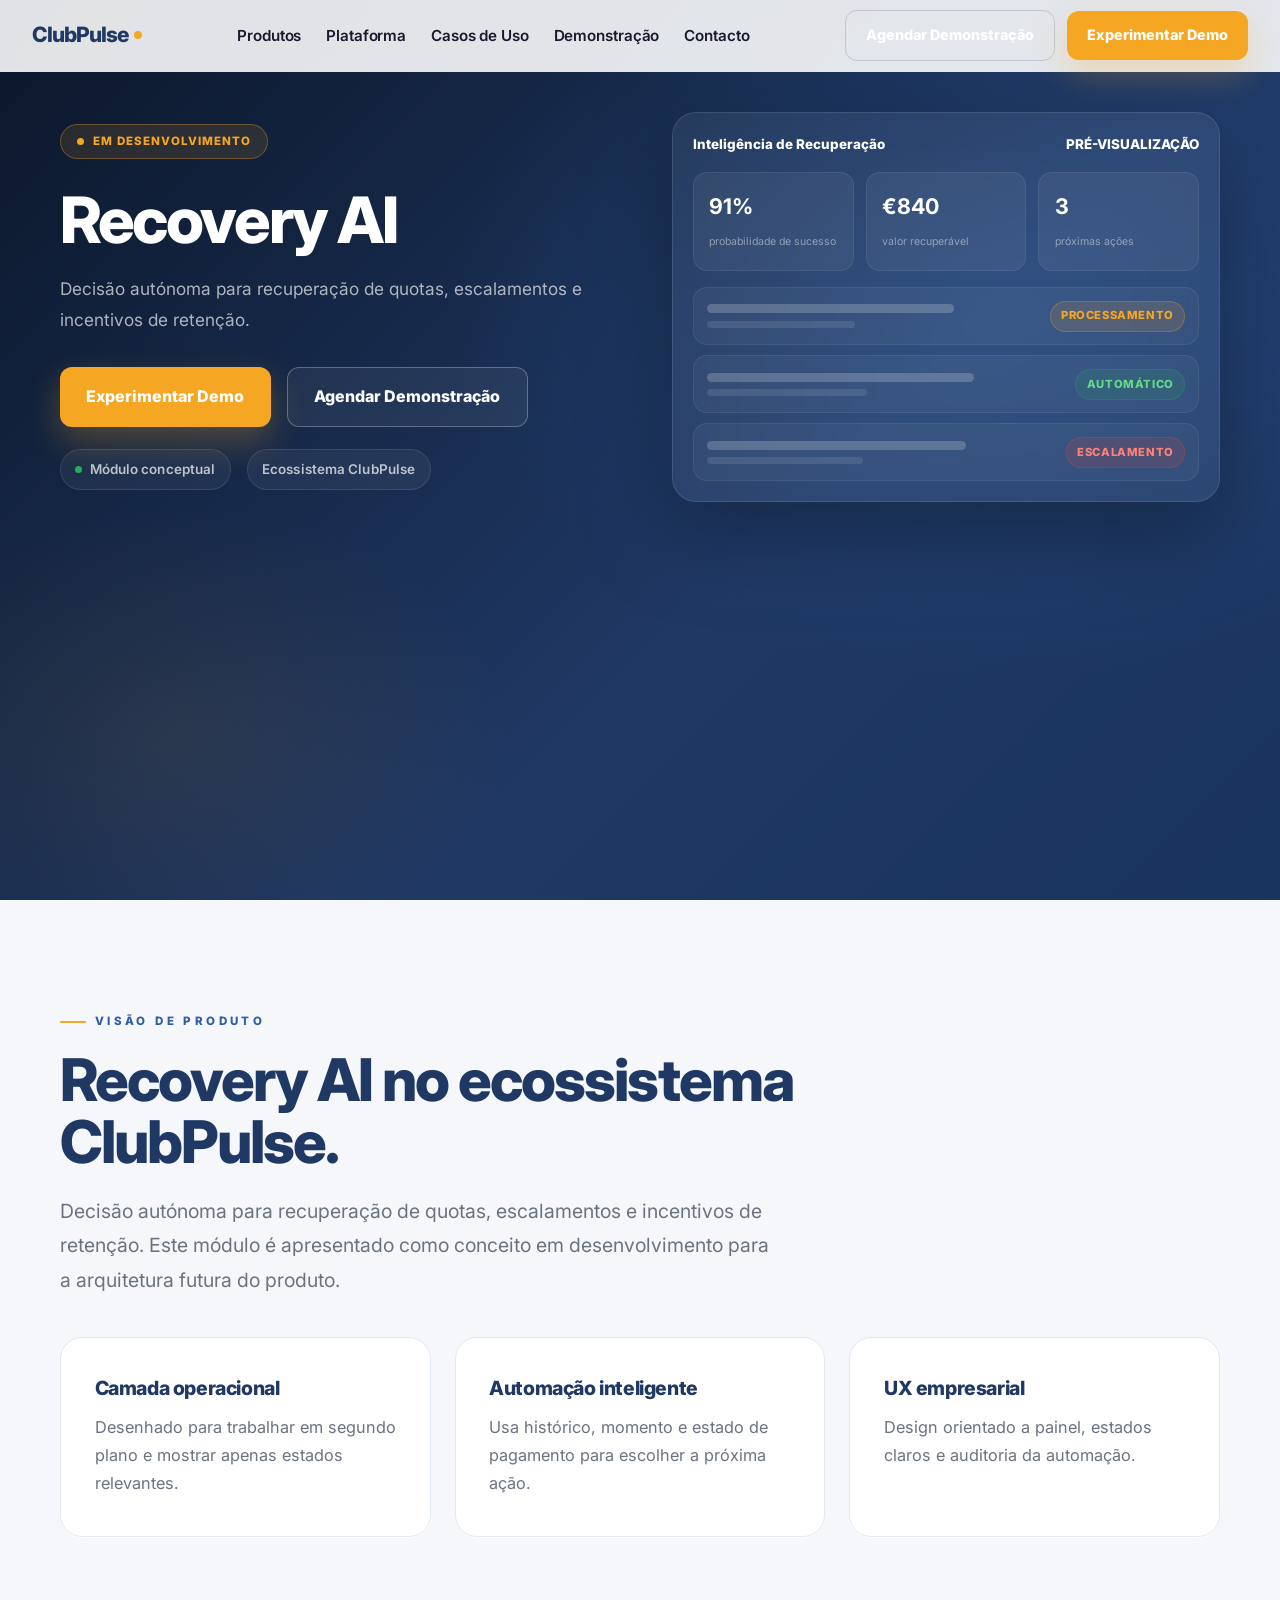
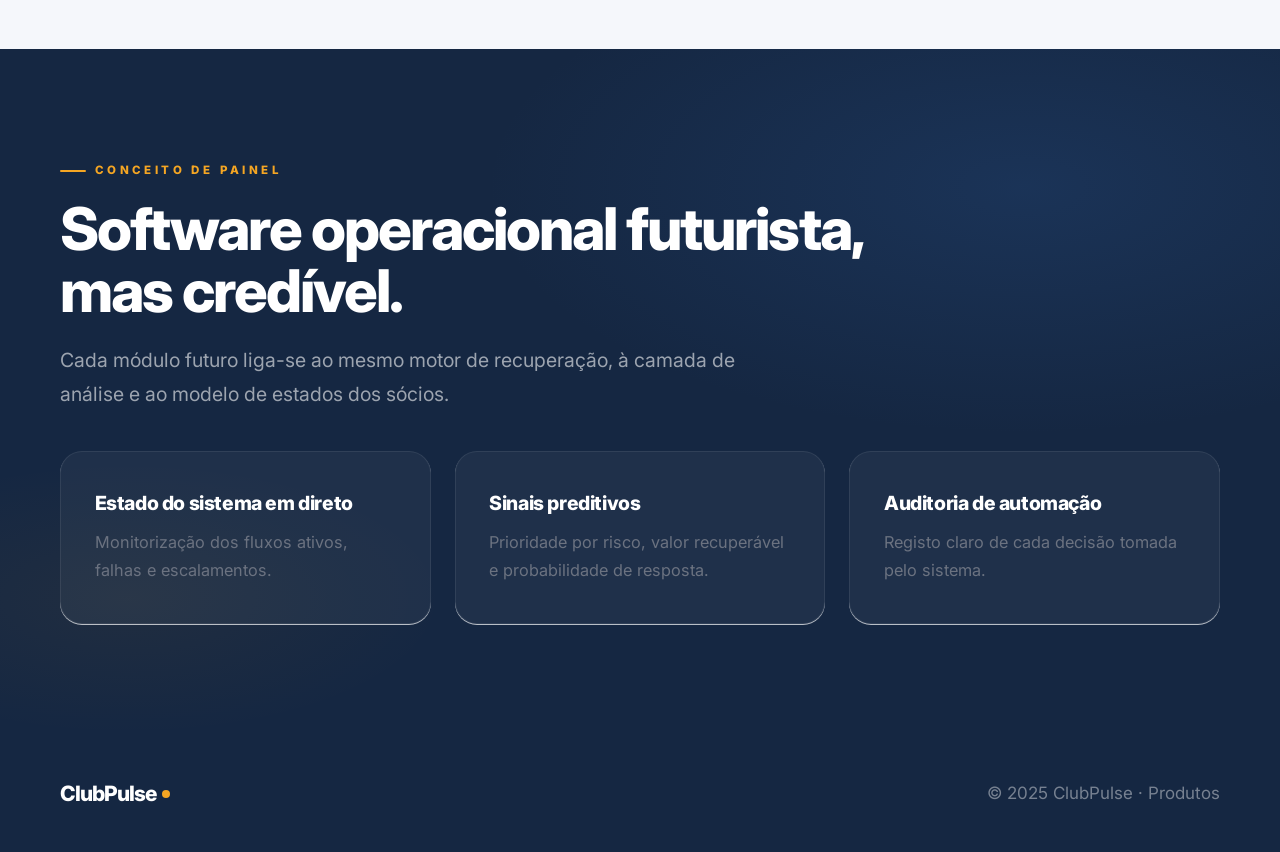
<file: product.html>
<!DOCTYPE html>
<html lang="pt-PT">
<head>
<meta charset="UTF-8">
<meta name="viewport" content="width=device-width, initial-scale=1.0">
<title>ClubPulse — Produtos</title>
<link rel="preconnect" href="https://fonts.googleapis.com">
<link rel="preconnect" href="https://fonts.gstatic.com" crossorigin>
<link href="https://fonts.googleapis.com/css2?family=Inter:wght@300;400;500;600;700;800&display=swap" rel="stylesheet">
<link rel="stylesheet" href="styles.css">
<script src="app.js" defer></script>
</head>
<body data-product-page="true">
<nav class="site-nav">
  <a class="logo" href="index.html">ClubPulse<span class="logo-dot"></span></a>
  <ul class="nav-links"><li><a href="index.html#produtos">Produtos</a></li><li><a href="index.html#plataforma">Plataforma</a></li><li><a href="index.html#casos">Casos de Uso</a></li><li><a href="demo.html">Demonstração</a></li><li><a href="index.html#contacto">Contacto</a></li></ul>
  <div class="nav-actions"><a class="btn btn-ghost" href="index.html#contacto">Agendar Demonstração</a><a class="btn btn-amber" href="demo.html">Experimentar Demo</a></div>
  <button class="hamburger" aria-label="Abrir menu"><span></span><span></span><span></span></button>
</nav>
<div class="mobile-menu"><a href="index.html#produtos">Produtos</a><a href="index.html#plataforma">Plataforma</a><a href="index.html#casos">Casos de Uso</a><a href="demo.html">Demonstração</a><a href="index.html#contacto">Contacto</a></div>
<main>
  <section class="product-hero">
    <div class="inner product-hero-grid">
      <div><div class="hero-badge">Em desenvolvimento</div><h1 id="productName">Recovery AI</h1><p id="productDesc">Decisão autónoma para recuperação de quotas, escalamentos e incentivos de retenção.</p><div class="hero-actions"><a class="btn btn-amber btn-lg" href="demo.html">Experimentar Demo</a><a class="btn btn-ghost-white btn-lg" href="index.html#contacto">Agendar Demonstração</a></div><div class="hero-trust"><span class="trust-pill"><span class="live-dot"></span>Módulo conceptual</span><span class="trust-pill">Ecossistema ClubPulse</span></div></div>
      <div class="mock"><div class="mock-top"><span id="mockTitle">Inteligência de Recuperação</span><span>PRÉ-VISUALIZAÇÃO</span></div><div class="mock-grid"><div class="mock-kpi"><strong>91%</strong><span>probabilidade de sucesso</span></div><div class="mock-kpi"><strong>€840</strong><span>valor recuperável</span></div><div class="mock-kpi"><strong>3</strong><span>próximas ações</span></div></div><div class="mock-row"><div><div class="mock-line"></div><div class="mock-sub"></div></div><span class="badge amber">PROCESSAMENTO</span></div><div class="mock-row"><div><div class="mock-line"></div><div class="mock-sub"></div></div><span class="badge green">AUTOMÁTICO</span></div><div class="mock-row"><div><div class="mock-line"></div><div class="mock-sub"></div></div><span class="badge red">ESCALAMENTO</span></div></div>
    </div>
  </section>
  <section><div class="inner"><div class="label">Visão de produto</div><h2 class="title" id="visionTitle">Recovery AI no ecossistema ClubPulse.</h2><p class="subtitle" id="visionCopy">Este módulo aprofunda a plataforma de recuperação autónoma com inteligência especializada para organizações desportivas.</p><div class="cards" style="margin-top:2.5rem"><div class="card"><div class="card-title">Camada operacional</div><p>Desenhado para trabalhar em segundo plano e mostrar apenas estados relevantes.</p></div><div class="card"><div class="card-title">Automação inteligente</div><p>Usa histórico, momento e estado de pagamento para escolher a próxima ação.</p></div><div class="card"><div class="card-title">UX empresarial</div><p>Design orientado a painel, estados claros e auditoria da automação.</p></div></div></div></section>
  <section class="dark-section"><div class="inner"><div class="label">Conceito de painel</div><h2 class="title">Software operacional futurista, mas credível.</h2><p class="subtitle">Cada módulo futuro liga-se ao mesmo motor de recuperação, à camada de análise e ao modelo de estados dos sócios.</p><div class="cards" style="margin-top:2.5rem"><div class="card" style="background:rgba(255,255,255,.045);border-color:rgba(255,255,255,.08)"><div class="card-title" style="color:#fff">Estado do sistema em direto</div><p>Monitorização dos fluxos ativos, falhas e escalamentos.</p></div><div class="card" style="background:rgba(255,255,255,.045);border-color:rgba(255,255,255,.08)"><div class="card-title" style="color:#fff">Sinais preditivos</div><p>Prioridade por risco, valor recuperável e probabilidade de resposta.</p></div><div class="card" style="background:rgba(255,255,255,.045);border-color:rgba(255,255,255,.08)"><div class="card-title" style="color:#fff">Auditoria de automação</div><p>Registo claro de cada decisão tomada pelo sistema.</p></div></div></div></section>
</main>
<footer class="site-footer"><div class="footer-inner"><a class="logo" href="index.html" style="color:#fff">ClubPulse<span class="logo-dot"></span></a><div>© 2025 ClubPulse · Produtos</div></div></footer>
</body>
</html>
</file>
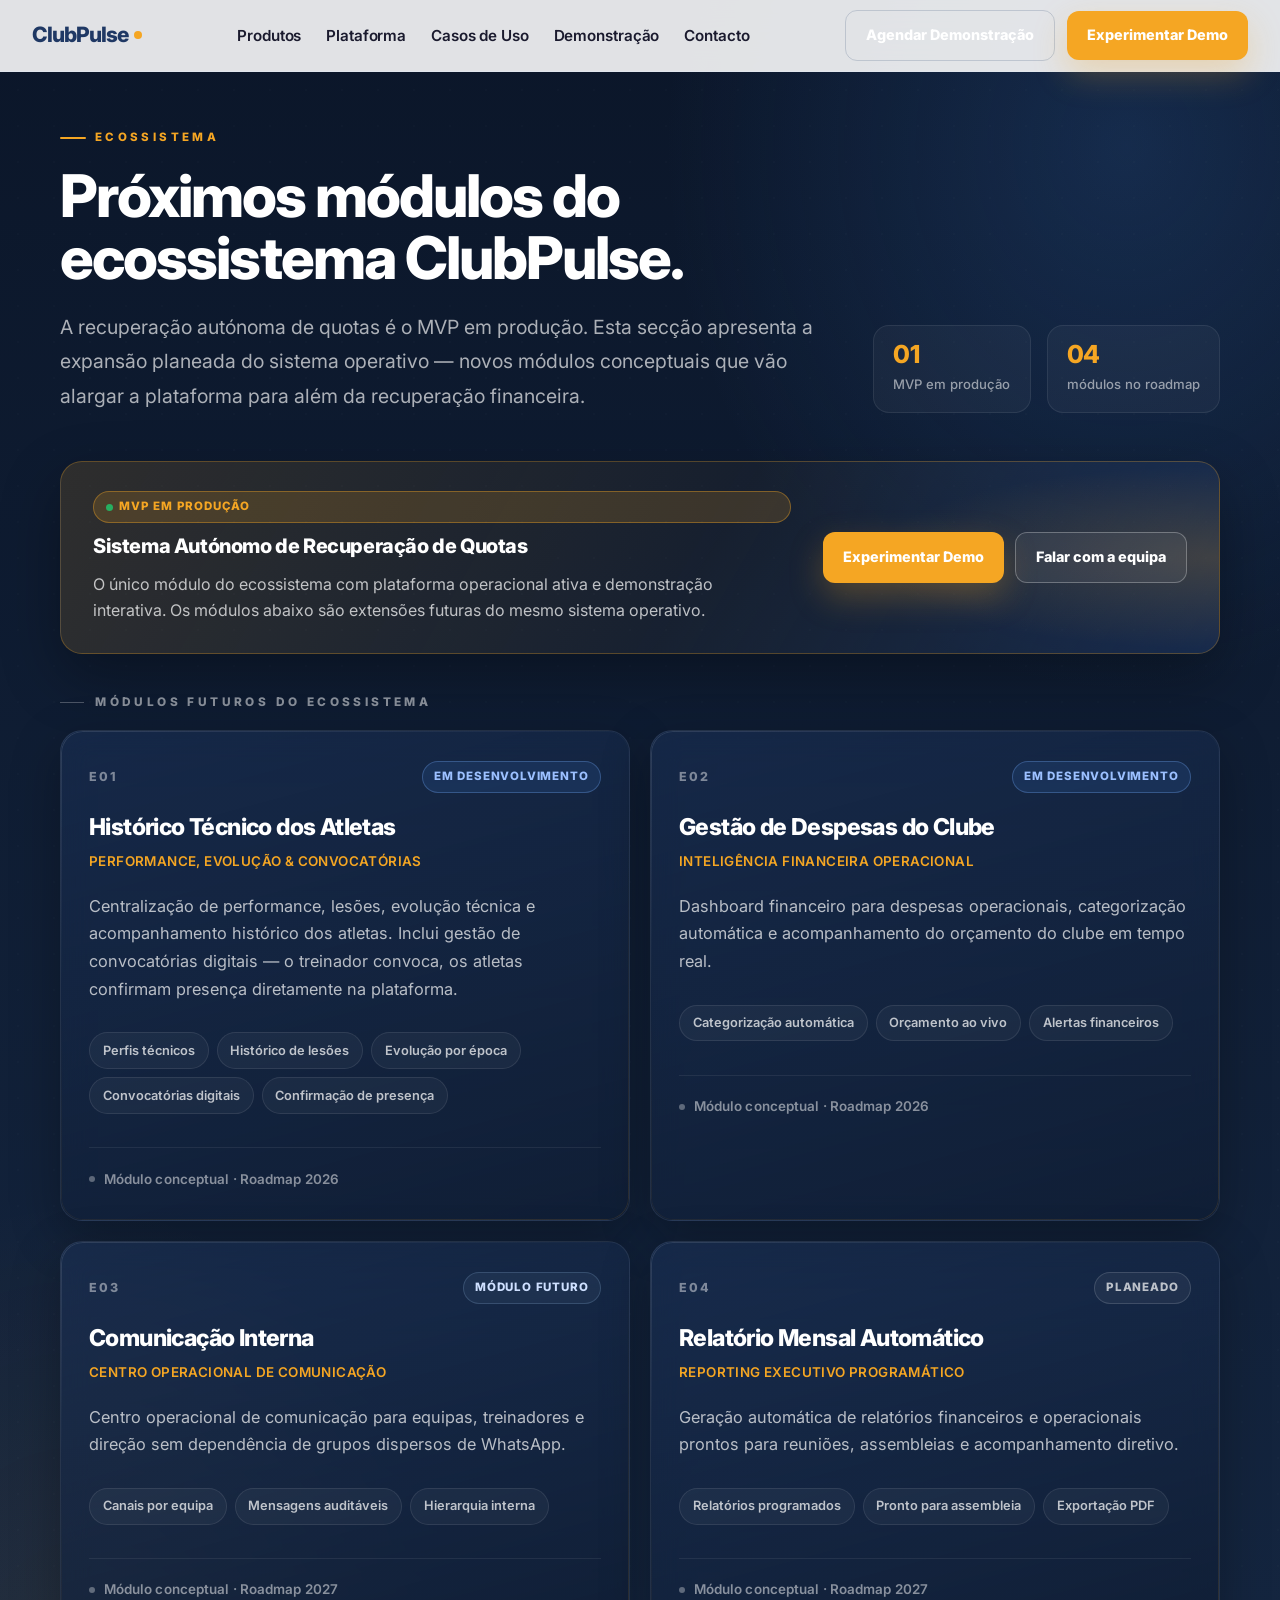
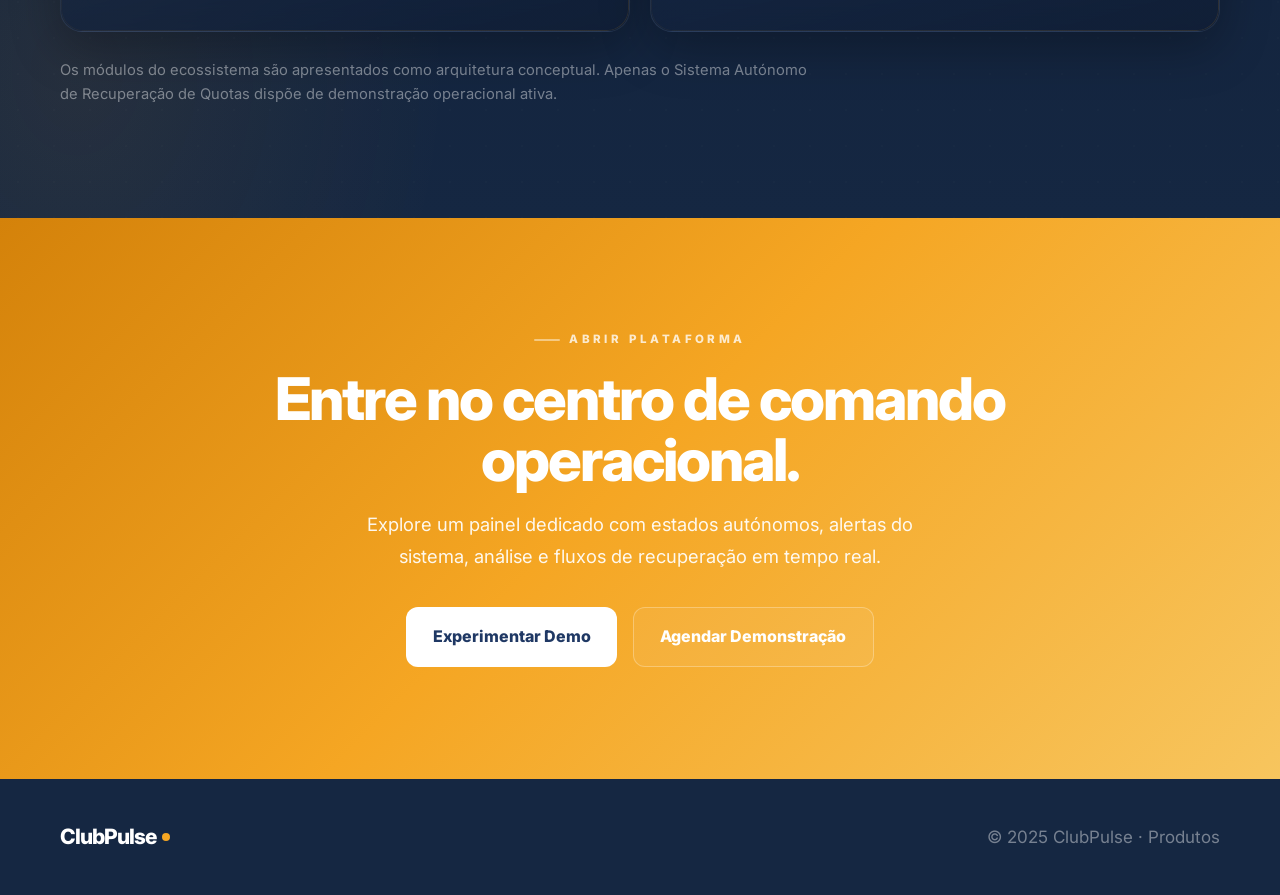
<file: produtos.html>
<!DOCTYPE html>
<html lang="pt-PT">
<head>
<meta charset="UTF-8">
<meta name="viewport" content="width=device-width, initial-scale=1.0">
<title>ClubPulse — Produtos</title>
<link rel="preconnect" href="https://fonts.googleapis.com">
<link rel="preconnect" href="https://fonts.gstatic.com" crossorigin>
<link href="https://fonts.googleapis.com/css2?family=Inter:wght@300;400;500;600;700;800&display=swap" rel="stylesheet">
<link rel="stylesheet" href="styles.css">
<script src="app.js" defer></script>
</head>
<body data-product-page="true">
<nav class="site-nav">
  <a class="logo" href="index.html">ClubPulse<span class="logo-dot"></span></a>
  <ul class="nav-links"><li><a href="produtos.html">Produtos</a></li><li><a href="index.html#plataforma">Plataforma</a></li><li><a href="index.html#casos">Casos de Uso</a></li><li><a href="demo.html">Demonstração</a></li><li><a href="index.html#contacto">Contacto</a></li></ul>
  <div class="nav-actions"><a class="btn btn-ghost" href="index.html#contacto">Agendar Demonstração</a><a class="btn btn-amber" href="demo.html">Experimentar Demo</a></div>
  <button class="hamburger" aria-label="Abrir menu"><span></span><span></span><span></span></button>
</nav>
<div class="mobile-menu"><a href="produtos.html">Produtos</a><a href="index.html#plataforma">Plataforma</a><a href="index.html#casos">Casos de Uso</a><a href="demo.html">Demonstração</a><a href="index.html#contacto">Contacto</a></div>
<main>
<section id="produtos" class="products-section" style="padding-top:8rem">
  <div class="inner">
    <div class="products-head">
      <div>
        <div class="label reveal">Ecossistema</div>
        <h2 class="title reveal">Próximos módulos do ecossistema ClubPulse.</h2>
        <p class="subtitle reveal">A recuperação autónoma de quotas é o MVP em produção. Esta secção apresenta a expansão planeada do sistema operativo — novos módulos conceptuais que vão alargar a plataforma para além da recuperação financeira.</p>
      </div>
      <div class="products-meta reveal">
        <div class="meta-block"><div class="meta-num">01</div><div class="meta-label">MVP em produção</div></div>
        <div class="meta-block"><div class="meta-num">04</div><div class="meta-label">módulos no roadmap</div></div>
      </div>
    </div>
    <div class="mvp-callout reveal">
      <div class="mvp-callout-info">
        <span class="pc-status status-live"><span class="live-dot"></span>MVP em produção</span>
        <div class="mvp-title">Sistema Autónomo de Recuperação de Quotas</div>
        <p class="mvp-copy">O único módulo do ecossistema com plataforma operacional ativa e demonstração interativa. Os módulos abaixo são extensões futuras do mesmo sistema operativo.</p>
      </div>
      <div class="mvp-actions">
        <a class="btn btn-amber" href="demo.html">Experimentar Demo</a>
        <a class="btn btn-ghost-white" href="index.html#contacto">Falar com a equipa</a>
      </div>
    </div>
    <div class="ecosystem-label reveal">Módulos futuros do ecossistema</div>
    <div class="product-grid">
      <div class="product-card reveal" aria-label="Histórico Técnico dos Atletas — módulo futuro do ecossistema ClubPulse">
        <div class="pc-top"><span class="pc-id">E01</span><span class="pc-status status-dev">Em desenvolvimento</span></div>
        <div class="pc-title">Histórico Técnico dos Atletas</div>
        <div class="pc-sub">Performance, Evolução & Convocatórias</div>
        <p class="pc-copy">Centralização de performance, lesões, evolução técnica e acompanhamento histórico dos atletas. Inclui gestão de convocatórias digitais — o treinador convoca, os atletas confirmam presença diretamente na plataforma.</p>
        <ul class="pc-chips"><li>Perfis técnicos</li><li>Histórico de lesões</li><li>Evolução por época</li><li>Convocatórias digitais</li><li>Confirmação de presença</li></ul>
        <div class="pc-meta"><span class="pc-dot"></span>Módulo conceptual · Roadmap 2026</div>
      </div>
      <div class="product-card reveal" aria-label="Gestão de Despesas do Clube — módulo futuro do ecossistema ClubPulse">
        <div class="pc-top"><span class="pc-id">E02</span><span class="pc-status status-dev">Em desenvolvimento</span></div>
        <div class="pc-title">Gestão de Despesas do Clube</div>
        <div class="pc-sub">Inteligência Financeira Operacional</div>
        <p class="pc-copy">Dashboard financeiro para despesas operacionais, categorização automática e acompanhamento do orçamento do clube em tempo real.</p>
        <ul class="pc-chips"><li>Categorização automática</li><li>Orçamento ao vivo</li><li>Alertas financeiros</li></ul>
        <div class="pc-meta"><span class="pc-dot"></span>Módulo conceptual · Roadmap 2026</div>
      </div>
      <div class="product-card reveal" aria-label="Comunicação Interna — módulo futuro do ecossistema ClubPulse">
        <div class="pc-top"><span class="pc-id">E03</span><span class="pc-status status-future">Módulo Futuro</span></div>
        <div class="pc-title">Comunicação Interna</div>
        <div class="pc-sub">Centro Operacional de Comunicação</div>
        <p class="pc-copy">Centro operacional de comunicação para equipas, treinadores e direção sem dependência de grupos dispersos de WhatsApp.</p>
        <ul class="pc-chips"><li>Canais por equipa</li><li>Mensagens auditáveis</li><li>Hierarquia interna</li></ul>
        <div class="pc-meta"><span class="pc-dot"></span>Módulo conceptual · Roadmap 2027</div>
      </div>
      <div class="product-card reveal" aria-label="Relatório Mensal Automático — módulo futuro do ecossistema ClubPulse">
        <div class="pc-top"><span class="pc-id">E04</span><span class="pc-status status-planned">Planeado</span></div>
        <div class="pc-title">Relatório Mensal Automático</div>
        <div class="pc-sub">Reporting Executivo Programático</div>
        <p class="pc-copy">Geração automática de relatórios financeiros e operacionais prontos para reuniões, assembleias e acompanhamento diretivo.</p>
        <ul class="pc-chips"><li>Relatórios programados</li><li>Pronto para assembleia</li><li>Exportação PDF</li></ul>
        <div class="pc-meta"><span class="pc-dot"></span>Módulo conceptual · Roadmap 2027</div>
      </div>
    </div>
    <p class="products-note reveal">Os módulos do ecossistema são apresentados como arquitetura conceptual. Apenas o Sistema Autónomo de Recuperação de Quotas dispõe de demonstração operacional ativa.</p>
  </div>
</section>

<section class="cta">
  <div class="inner"><div class="label reveal">Abrir Plataforma</div><h2 class="title reveal">Entre no centro de comando operacional.</h2><p class="reveal">Explore um painel dedicado com estados autónomos, alertas do sistema, análise e fluxos de recuperação em tempo real.</p><div class="cta-actions reveal"><a class="btn btn-white btn-lg" href="demo.html">Experimentar Demo</a><a class="btn btn-ghost-white btn-lg" href="index.html#contacto">Agendar Demonstração</a></div></div>
</section>
</main>
<footer class="site-footer"><div class="footer-inner"><a class="logo" href="index.html" style="color:#fff">ClubPulse<span class="logo-dot"></span></a><div>© 2025 ClubPulse · Produtos</div></div></footer>
</body>
</html>
</file>
<file: styles.css>
*,*::before,*::after{box-sizing:border-box;margin:0;padding:0}
:root{--navy:#1F3864;--navy-dark:#152742;--ink:#0b1629;--panel:#101e35;--blue:#2E5FA3;--amber:#F5A623;--amber-dark:#d98e16;--bg:#F5F7FB;--text:#1A1A2E;--muted:#6B7280;--white:#fff;--border:#E2E8F0;--green:#27AE60;--red:#E74C3C;--glass:rgba(255,255,255,.055);--glass-border:rgba(255,255,255,.1);--shadow:0 20px 60px rgba(31,56,100,.14);--ease:cubic-bezier(.22,1,.36,1)}
html{scroll-behavior:smooth;scroll-padding-top:76px}
body{font-family:Inter,system-ui,-apple-system,sans-serif;background:var(--bg);color:var(--text);font-size:17px;line-height:1.72;overflow-x:hidden;-webkit-font-smoothing:antialiased;-moz-osx-font-smoothing:grayscale}
p{font-size:1.02rem;line-height:1.78}
a{text-decoration:none;color:inherit}button,input,textarea{font:inherit}
.btn{display:inline-flex;align-items:center;justify-content:center;gap:.5rem;border:0;border-radius:12px;padding:.76rem 1.25rem;font-size:.9rem;font-weight:800;cursor:pointer;transition:all .24s var(--ease);white-space:nowrap}.btn:hover{transform:translateY(-2px)}.btn-amber{background:var(--amber);color:#fff;box-shadow:0 14px 34px rgba(245,166,35,.28)}.btn-amber:hover{background:var(--amber-dark);box-shadow:0 18px 42px rgba(245,166,35,.36)}.btn-ghost{background:transparent;border:1px solid rgba(31,56,100,.18);color:#ffffff;}.btn-ghost:hover{background:#fff;border-color:var(--blue);color:var(--blue)}.btn-white{background:#fff;color:var(--navy)}.btn-ghost-white{background:rgba(255,255,255,.06);border:1px solid rgba(255,255,255,.28);color:#fff}.btn-lg{padding:.95rem 1.65rem;font-size:1rem}
.site-nav{position:fixed;top:0;left:0;right:0;height:72px;z-index:50;display:flex;align-items:center;justify-content:space-between;padding:0 2rem;background:rgba(255,255,255,.88);backdrop-filter:blur(18px);border-bottom:1px solid rgba(226,232,240,.82);transition:box-shadow .25s,background .25s}.site-nav.scrolled{background:rgba(255,255,255,.94);box-shadow:0 14px 38px rgba(31,56,100,.08)}.logo{font-size:1.32rem;font-weight:800;letter-spacing:-1px;color:var(--navy);display:flex;align-items:center;gap:.35rem}.logo-dot{width:8px;height:8px;border-radius:50%;background:var(--amber);animation:pulseAmber 2.2s infinite}.nav-links{display:flex;align-items:center;gap:1.55rem;list-style:none}.nav-links a,.nav-trigger{font-size:.95rem;font-weight:600;color:var(--text);letter-spacing:-.1px;transition:color .2s;background:none;border:0;cursor:pointer}.nav-links a:hover,.nav-trigger:hover{color:var(--blue)}.nav-actions{display:flex;gap:.75rem;align-items:center}.nav-item{position:relative}.dropdown{position:absolute;top:calc(100% + 18px);left:50%;width:760px;transform:translateX(-50%) translateY(10px);opacity:0;pointer-events:none;transition:all .22s var(--ease);background:rgba(255,255,255,.88);border:1px solid rgba(226,232,240,.86);border-radius:24px;box-shadow:0 28px 90px rgba(31,56,100,.2);backdrop-filter:blur(22px);padding:1rem;display:grid;grid-template-columns:repeat(2,1fr);gap:.75rem}.nav-item:hover .dropdown,.nav-item:focus-within .dropdown{opacity:1;transform:translateX(-50%) translateY(0);pointer-events:auto}.drop-card{padding:1rem;border-radius:17px;border:1px solid transparent;transition:all .2s}.drop-card:hover{background:rgba(245,247,251,.86);border-color:var(--border);transform:translateY(-2px)}.drop-kicker{font-size:.64rem;font-weight:800;letter-spacing:1.4px;text-transform:uppercase;color:var(--amber-dark);margin-bottom:.22rem}.drop-title{font-size:.95rem;font-weight:800;color:var(--navy)}.drop-copy{font-size:.78rem;color:var(--muted);line-height:1.5;margin-top:.25rem}.hamburger{display:none;background:none;border:0;width:42px;height:42px;flex-direction:column;gap:5px;align-items:center;justify-content:center}.hamburger span{width:22px;height:2px;background:var(--navy);border-radius:2px}.mobile-menu{display:none;position:fixed;top:72px;left:0;right:0;z-index:49;padding:1rem 1.5rem;background:rgba(255,255,255,.97);backdrop-filter:blur(18px);border-bottom:1px solid var(--border)}.mobile-menu.open{display:grid;gap:.75rem}.mobile-menu a{padding:.75rem 0;border-bottom:1px solid var(--border);font-weight:800;color:var(--text)}
.sticky-cta{position:fixed;right:1.25rem;bottom:1.25rem;z-index:45;display:flex;align-items:center;gap:.75rem;padding:.55rem .65rem .55rem 1rem;background:rgba(21,39,66,.95);border:1px solid rgba(255,255,255,.12);border-radius:999px;box-shadow:0 18px 58px rgba(0,0,0,.32);backdrop-filter:blur(18px);transform:translateY(120px);transition:transform .35s var(--ease)}.sticky-cta.show{transform:translateY(0)}.sticky-cta span{font-size:.78rem;color:rgba(255,255,255,.68);font-weight:700}.sticky-cta .btn{border-radius:999px;padding:.55rem 1rem;font-size:.8rem}
body:not(.app-body) section{padding:7rem 2rem}.inner{max-width:1160px;margin:0 auto}.label{display:flex;align-items:center;gap:.55rem;margin-bottom:1.1rem;color:var(--blue);font-size:.72rem;font-weight:800;letter-spacing:3.4px;text-transform:uppercase}.label::before{content:'';width:26px;height:2px;border-radius:2px;background:var(--amber)}.title{font-size:clamp(2.2rem,4.6vw,3.8rem);line-height:1.04;letter-spacing:-2px;font-weight:800;color:var(--navy);max-width:870px}.subtitle{font-size:1.22rem;color:var(--muted);max-width:720px;margin-top:1.4rem;line-height:1.75;font-weight:400}.reveal{opacity:0;transform:translateY(26px);transition:opacity .65s var(--ease),transform .65s var(--ease)}.reveal.visible{opacity:1;transform:translateY(0)}
.hero{min-height:100vh;display:flex;align-items:center;padding-top:72px;background:var(--navy-dark);position:relative;overflow:hidden}.hero::before{content:'';position:absolute;inset:0;background:radial-gradient(ellipse 70% 65% at 78% 36%,rgba(46,95,163,.38),transparent 62%),radial-gradient(ellipse 48% 48% at 12% 82%,rgba(245,166,35,.09),transparent 56%),linear-gradient(135deg,#0b1629 0%,#1F3864 58%,#19345f 100%);animation:aura 12s ease-in-out infinite alternate}.hero::after{content:'';position:absolute;inset:0;background-image:radial-gradient(circle,rgba(255,255,255,.03) 1px,transparent 1px);background-size:34px 34px;opacity:.58}.hero-inner{max-width:1400px;margin:0 auto;padding:5rem 3rem;position:relative;z-index:1;display:grid;grid-template-columns:1.02fr .98fr;gap:4rem;align-items:center}.hero-badge{display:inline-flex;align-items:center;gap:.55rem;padding:.42rem 1rem;border-radius:999px;background:rgba(245,166,35,.12);border:1px solid rgba(245,166,35,.32);color:var(--amber);font-size:.72rem;font-weight:800;letter-spacing:1px;text-transform:uppercase;margin-bottom:1.7rem}.hero-badge::before{content:'';width:7px;height:7px;border-radius:50%;background:var(--amber);animation:pulseAmber 1.8s infinite}.hero h1{font-size:clamp(2.45rem,5.1vw,4.35rem);line-height:1.02;letter-spacing:-2.5px;color:#fff;font-weight:800}.hero h1 span{color:var(--amber)}.hero-sub{font-size:1.24rem;line-height:1.78;color:rgba(255,255,255,.74);max-width:660px;margin:1.85rem 0 2.2rem;font-weight:400}.hero-actions{display:flex;gap:1rem;flex-wrap:wrap}.hero-trust{display:flex;gap:1rem;flex-wrap:wrap;margin-top:1.4rem}.trust-pill{display:inline-flex;align-items:center;gap:.45rem;padding:.5rem .9rem;border-radius:999px;background:rgba(255,255,255,.055);border:1px solid rgba(255,255,255,.1);color:rgba(255,255,255,.7);font-size:.84rem;font-weight:600;letter-spacing:.1px}.live-dot{width:7px;height:7px;border-radius:50%;background:var(--green);box-shadow:0 0 0 0 rgba(39,174,96,.55);animation:pulse 1.7s infinite}
.hero-stack{position:relative}.dashboard-card{position:relative;background:rgba(255,255,255,.06);border:1px solid rgba(255,255,255,.11);border-radius:24px;padding:1.35rem;backdrop-filter:blur(16px);box-shadow:0 28px 90px rgba(0,0,0,.38);animation:float 7s ease-in-out infinite}.dash-top{display:flex;justify-content:space-between;align-items:center;margin-bottom:1rem}.dash-brand{font-size:.95rem;font-weight:800;color:#fff;letter-spacing:-.2px}.dash-live{display:flex;align-items:center;gap:.4rem;font-size:.74rem;color:#65d98d;font-weight:800;letter-spacing:1.2px}.dash-kpis{display:grid;grid-template-columns:repeat(3,1fr);gap:.8rem;margin-bottom:1.1rem}.dash-kpi{padding:1.05rem;border-radius:14px;background:rgba(255,255,255,.05);border:1px solid rgba(255,255,255,.08)}.dash-kpi strong{display:block;font-size:1.55rem;color:#fff;line-height:1;letter-spacing:-.8px}.dash-kpi span{font-size:.78rem;color:rgba(255,255,255,.58);font-weight:500;margin-top:.4rem;display:block}.dash-row{display:grid;grid-template-columns:36px 1fr auto;gap:.85rem;align-items:center;padding:.85rem;border-radius:13px;border:1px solid rgba(255,255,255,.07);background:rgba(255,255,255,.04);margin-top:.6rem}.avatar{width:36px;height:36px;border-radius:11px;background:linear-gradient(135deg,var(--blue),#6d9ee7);display:flex;align-items:center;justify-content:center;color:#fff;font-size:.78rem;font-weight:800}.row-name{font-size:.92rem;font-weight:700;color:#fff;letter-spacing:-.1px}.row-meta{font-size:.8rem;color:rgba(255,255,255,.55);margin-top:.15rem}.badge{font-size:.7rem;font-weight:800;padding:.3rem .65rem;border-radius:999px;letter-spacing:.6px}.badge.green,.state-green{background:rgba(39,174,96,.14);color:#64d98a;border:1px solid rgba(39,174,96,.24)}.badge.amber,.state-amber{background:rgba(245,166,35,.14);color:var(--amber);border:1px solid rgba(245,166,35,.26)}.badge.red,.state-red{background:rgba(231,76,60,.14);color:#ff8277;border:1px solid rgba(231,76,60,.26)}.float-card{position:absolute;z-index:2;background:rgba(255,255,255,.9);border:1px solid rgba(226,232,240,.9);border-radius:16px;padding:1rem;box-shadow:0 24px 60px rgba(0,0,0,.22);animation:floatLayer 6s ease-in-out infinite}.float-card strong{display:block;color:var(--navy);font-size:1.28rem;line-height:1;letter-spacing:-.4px}.float-card span{display:block;color:var(--muted);font-size:.82rem;font-weight:600;margin-top:.32rem}.fc1{left:-36px;bottom:28px}.fc2{right:-28px;top:42px;animation-delay:-2s}
.proof{padding:3.5rem 2rem;background:#fff;border-bottom:1px solid var(--border);margin-bottom:3rem}.proof-inner{max-width:1400px;margin:0 auto;display:grid;grid-template-columns:auto repeat(5,1fr);align-items:center;gap:2.2rem}.proof-label{font-size:1.35rem;font-weight:800;letter-spacing:-.3px;color:var(--navy);white-space:nowrap}.proof-stat strong{display:block;font-size:2rem;color:var(--navy);line-height:1;letter-spacing:-.8px}.proof-stat span{font-size:1rem;color:var(--muted);margin-top:.4rem;display:block;max-width:200px;line-height:1.45}
.proof-clubs{background:var(--bg);border-bottom:1px solid var(--border);padding:2.2rem 2rem}.proof-clubs-inner{max-width:1400px;margin:0 auto}.proof-clubs-label{font-size:1.05rem;font-weight:800;letter-spacing:-.2px;color:var(--navy);margin-bottom:1.2rem}.proof-club-grid{display:grid;grid-template-columns:repeat(3,1fr);gap:1.1rem}.proof-club-card{background:#fff;border:1px solid var(--border);border-radius:16px;padding:1.3rem 1.4rem;box-shadow:0 1px 4px rgba(31,56,100,.06)}.proof-club-top{display:flex;align-items:center;justify-content:space-between;margin-bottom:.7rem}.proof-club-id{font-size:.74rem;font-weight:800;letter-spacing:1.8px;color:var(--muted);font-family:'JetBrains Mono','SF Mono',Inter,monospace}.proof-club-badge{display:inline-flex;align-items:center;gap:.4rem;font-size:.78rem;font-weight:800;color:var(--green);background:rgba(39,174,96,.08);border:1px solid rgba(39,174,96,.2);padding:.28rem .65rem;border-radius:999px}.proof-club-name{font-size:1.12rem;font-weight:800;color:var(--navy);letter-spacing:-.3px}.proof-club-meta{font-size:.9rem;color:var(--muted);margin-top:.25rem;margin-bottom:.9rem}.proof-club-stats{display:grid;grid-template-columns:1fr 1fr;gap:.6rem}.proof-club-stat strong{display:block;font-size:1.4rem;color:var(--navy);font-weight:800;letter-spacing:-.5px;line-height:1}.proof-club-stat span{font-size:.84rem;color:var(--muted);margin-top:.22rem;display:block}
.cards{display:grid;grid-template-columns:repeat(3,1fr);gap:1.5rem}.card{background:#fff;border:1px solid var(--border);border-radius:22px;padding:2.4rem 2.1rem;box-shadow:0 1px 0 rgba(255,255,255,.7);transition:all .3s var(--ease);position:relative}.card:hover{transform:translateY(-6px);box-shadow:0 28px 60px rgba(31,56,100,.16);border-color:#c8d8f0}.card-icon{width:48px;height:48px;border-radius:14px;background:linear-gradient(135deg,#eef2fb,var(--bg));display:flex;align-items:center;justify-content:center;color:var(--blue);font-weight:800;margin-bottom:1.4rem;font-size:1rem;letter-spacing:.4px;box-shadow:inset 0 0 0 1px rgba(46,95,163,.08)}.card-title{font-size:1.22rem;font-weight:800;color:var(--navy);margin-bottom:.75rem;letter-spacing:-.4px;line-height:1.3}.card p{font-size:1.02rem;color:var(--muted);line-height:1.72}.card.accent{position:relative;overflow:hidden}.card.accent::before{content:'';position:absolute;top:0;left:0;right:0;height:3px;background:linear-gradient(90deg,var(--navy),var(--blue),var(--amber))}
.white-section{background:#fff}.status-strip{display:grid;grid-template-columns:repeat(4,1fr);gap:1rem;margin:2.6rem 0}.status-card{display:flex;gap:.9rem;align-items:center;background:var(--bg);border:1px solid var(--border);border-radius:18px;padding:1.15rem 1.1rem}.status-icon{width:42px;height:42px;border-radius:12px;background:#fff;border:1px solid var(--border);display:flex;align-items:center;justify-content:center;color:var(--blue);font-weight:800}.status-title{font-size:.94rem;font-weight:800;color:var(--navy);line-height:1.25;letter-spacing:-.2px}.status-sub{font-size:.84rem;color:var(--muted);margin-top:.18rem}.flow{display:grid;grid-template-columns:repeat(5,1fr);gap:1rem}.flow-step{position:relative;min-height:240px;border-radius:20px;padding:1.55rem 1.4rem;background:linear-gradient(160deg,var(--navy) 0%,#173056 100%);border:1px solid rgba(31,56,100,.12);box-shadow:0 18px 44px rgba(31,56,100,.2);overflow:hidden;transition:all .3s var(--ease)}.flow-step:hover{transform:translateY(-6px);box-shadow:0 28px 64px rgba(31,56,100,.32)}.flow-step:not(:last-child)::after{content:'→';position:absolute;right:-.95rem;top:50%;transform:translateY(-50%);color:var(--amber);font-size:1.7rem;font-weight:800;z-index:2}.flow-num{font-size:.72rem;font-weight:800;letter-spacing:1.8px;color:var(--amber);text-transform:uppercase;margin-bottom:1.4rem}.flow-title{font-size:1.06rem;font-weight:800;color:#fff;line-height:1.3;margin-bottom:.65rem;letter-spacing:-.2px}.flow-copy{font-size:.92rem;color:rgba(255,255,255,.7);line-height:1.6}.flow-state{display:inline-flex;margin-top:1.1rem;padding:.32rem .65rem;border-radius:999px;background:rgba(39,174,96,.12);border:1px solid rgba(39,174,96,.23);color:#64d98a;font-size:.72rem;font-weight:800;text-transform:uppercase;letter-spacing:1px}
.dark-section{background:var(--navy-dark);position:relative;overflow:hidden}.dark-section::before{content:'';position:absolute;inset:0;background:radial-gradient(ellipse 70% 60% at 80% 20%,rgba(46,95,163,.22),transparent 60%),radial-gradient(ellipse 50% 40% at 10% 80%,rgba(245,166,35,.05),transparent 50%)}.dark-section .inner{position:relative;z-index:1}.dark-section .label{color:var(--amber)}.dark-section .title{color:#fff}.dark-section .subtitle{color:rgba(255,255,255,.58)}.kpis{display:grid;grid-template-columns:repeat(4,1fr);gap:1.1rem;margin:2.4rem 0 1.6rem}.kpi{background:rgba(255,255,255,.045);border:1px solid rgba(255,255,255,.08);border-radius:18px;padding:1.5rem}.kpi-value{font-size:2.15rem;font-weight:800;color:#fff;line-height:1;letter-spacing:-1px}.kpi-label{font-size:.92rem;color:rgba(255,255,255,.58);margin-top:.55rem;font-weight:500}.charts{display:grid;grid-template-columns:1.25fr .75fr;gap:1.4rem}.chart-card,.feed-card{background:rgba(255,255,255,.045);border:1px solid rgba(255,255,255,.08);border-radius:20px;padding:1.55rem}.chart-head{display:flex;justify-content:space-between;align-items:center;margin-bottom:1.1rem}.chart-title{font-size:1rem;font-weight:800;color:#fff;letter-spacing:-.2px}.chart-badge{font-size:.74rem;font-weight:800;color:#64d98a;letter-spacing:1px}.chart-wrap{height:270px}.feed-list{display:grid;gap:.85rem}.feed-item{display:grid;grid-template-columns:58px 8px 1fr auto;gap:.85rem;align-items:start;padding:.85rem;border-radius:14px;background:rgba(255,255,255,.04);border:1px solid rgba(255,255,255,.06)}.feed-hour{font-size:.8rem;color:rgba(255,255,255,.5);font-weight:800;letter-spacing:.3px}.feed-dot{width:8px;height:8px;border-radius:50%;background:var(--green);margin-top:.45rem}.feed-text{font-size:.94rem;color:rgba(255,255,255,.82);line-height:1.5}.feed-state{font-size:.72rem;color:var(--amber);font-weight:800;white-space:nowrap;letter-spacing:.8px}
.products-section{background:var(--navy-dark);position:relative;overflow:hidden}.products-section::before{content:'';position:absolute;inset:0;background:radial-gradient(ellipse 60% 50% at 88% 8%,rgba(46,95,163,.28),transparent 60%),radial-gradient(ellipse 50% 45% at 6% 92%,rgba(245,166,35,.08),transparent 58%),linear-gradient(180deg,#0b1629 0%,#152742 100%);pointer-events:none}.products-section::after{content:'';position:absolute;inset:0;background-image:radial-gradient(circle,rgba(255,255,255,.025) 1px,transparent 1px);background-size:36px 36px;opacity:.55;pointer-events:none}.products-section .inner{position:relative;z-index:1}.products-section .label{color:var(--amber)}.products-section .title{color:#fff}.products-section .subtitle{color:rgba(255,255,255,.66);max-width:760px}.products-head{display:grid;grid-template-columns:1fr auto;gap:2.5rem;align-items:end;margin-bottom:3rem}.products-meta{display:flex;gap:1rem;align-items:stretch}.meta-block{padding:1rem 1.2rem;border-radius:16px;background:rgba(255,255,255,.04);border:1px solid rgba(255,255,255,.08);min-width:130px}.meta-num{font-size:1.55rem;font-weight:800;color:var(--amber);line-height:1;letter-spacing:-.6px}.meta-label{font-size:.82rem;color:rgba(255,255,255,.55);margin-top:.4rem;font-weight:500}
.product-grid{display:grid;grid-template-columns:repeat(2,1fr);gap:1.25rem}.product-card{position:relative;display:flex;flex-direction:column;gap:.7rem;background:linear-gradient(165deg,rgba(31,56,100,.42),rgba(16,30,53,.85));border:1px solid rgba(255,255,255,.08);border-radius:22px;padding:1.85rem 1.75rem;color:#fff;transition:transform .32s var(--ease),border-color .32s var(--ease),box-shadow .32s var(--ease);overflow:hidden;backdrop-filter:blur(14px);box-shadow:0 16px 50px rgba(0,0,0,.28)}.product-card::before{content:'';position:absolute;inset:0;border-radius:22px;padding:1px;background:linear-gradient(160deg,rgba(255,255,255,.14),rgba(255,255,255,0) 38%,rgba(245,166,35,.16));-webkit-mask:linear-gradient(#000 0 0) content-box,linear-gradient(#000 0 0);-webkit-mask-composite:xor;mask-composite:exclude;pointer-events:none;opacity:.85;transition:opacity .32s var(--ease)}.product-card::after{content:'';position:absolute;inset:-1px;border-radius:23px;background:radial-gradient(ellipse 60% 60% at 80% 0%,rgba(46,95,163,.35),transparent 65%);opacity:0;transition:opacity .35s var(--ease);pointer-events:none}.product-card:hover{transform:translateY(-6px);border-color:rgba(245,166,35,.22);box-shadow:0 32px 80px rgba(0,0,0,.45),0 0 0 1px rgba(245,166,35,.12)}.product-card:hover::after{opacity:1}.pc-wide{grid-column:span 2}.pc-top{display:flex;align-items:center;justify-content:space-between;margin-bottom:.6rem}.pc-id{font-size:.78rem;font-weight:800;letter-spacing:2px;color:rgba(255,255,255,.45);font-family:'JetBrains Mono','SF Mono',Inter,monospace}.pc-status{display:inline-flex;align-items:center;gap:.4rem;padding:.32rem .72rem;border-radius:999px;font-size:.72rem;font-weight:800;letter-spacing:.8px;text-transform:uppercase}.status-live{background:rgba(245,166,35,.16);border:1px solid rgba(245,166,35,.38);color:var(--amber)}.status-dev{background:rgba(46,95,163,.22);border:1px solid rgba(109,158,231,.34);color:#9cc0ff}.status-future{background:rgba(170,210,255,.06);border:1px solid rgba(170,210,255,.18);color:#cfe0ff}.status-eco{background:rgba(39,174,96,.12);border:1px solid rgba(39,174,96,.26);color:#74dca0}.status-planned{background:rgba(255,255,255,.05);border:1px solid rgba(255,255,255,.14);color:rgba(255,255,255,.7)}.pc-title{font-size:1.45rem;font-weight:800;color:#fff;letter-spacing:-.6px;line-height:1.2}.pc-sub{font-size:.84rem;font-weight:600;letter-spacing:.4px;color:var(--amber);text-transform:uppercase;margin-top:-.2rem}.pc-copy{font-size:1.02rem;color:rgba(255,255,255,.7);line-height:1.7;margin-top:.55rem}.pc-chips{list-style:none;display:flex;flex-wrap:wrap;gap:.5rem;margin-top:1.1rem;padding:0}.pc-chips li{font-size:.8rem;font-weight:600;padding:.4rem .8rem;border-radius:999px;background:rgba(255,255,255,.04);border:1px solid rgba(255,255,255,.09);color:rgba(255,255,255,.72)}.pc-meta{display:inline-flex;align-items:center;gap:.55rem;margin-top:1.4rem;padding-top:1.2rem;border-top:1px solid rgba(255,255,255,.07);font-size:.84rem;font-weight:600;color:rgba(255,255,255,.5);letter-spacing:.1px}.pc-dot{width:6px;height:6px;border-radius:50%;background:rgba(255,255,255,.32);display:inline-block}
.mvp-callout{position:relative;display:grid;grid-template-columns:1fr auto;gap:2rem;align-items:center;padding:1.85rem 2rem;border-radius:22px;background:linear-gradient(120deg,rgba(245,166,35,.14),rgba(245,166,35,.04) 55%,rgba(31,56,100,.5));border:1px solid rgba(245,166,35,.28);box-shadow:0 22px 60px rgba(0,0,0,.32);margin-bottom:2.4rem;overflow:hidden}.mvp-callout::before{content:'';position:absolute;inset:0;background:radial-gradient(ellipse 50% 80% at 100% 50%,rgba(245,166,35,.18),transparent 60%);pointer-events:none}.mvp-callout-info{position:relative;display:flex;flex-direction:column;gap:.7rem;min-width:0}.mvp-title{font-size:1.25rem;font-weight:800;color:#fff;letter-spacing:-.4px;line-height:1.25}.mvp-copy{font-size:1rem;color:rgba(255,255,255,.72);line-height:1.65;max-width:640px;margin:0}.mvp-actions{position:relative;display:flex;gap:.7rem;flex-wrap:wrap}.ecosystem-label{font-size:.74rem;font-weight:800;letter-spacing:3.4px;text-transform:uppercase;color:rgba(255,255,255,.5);margin-bottom:1.1rem;display:flex;align-items:center;gap:.7rem}.ecosystem-label::before{content:'';width:24px;height:1px;background:rgba(255,255,255,.25)}.products-note{margin-top:1.6rem;font-size:.92rem;color:rgba(255,255,255,.42);line-height:1.65;max-width:760px}
.cta{background:linear-gradient(135deg,#d4820a 0%,var(--amber) 48%,#f7c55e 100%);text-align:center;position:relative;overflow:hidden}.cta .label{justify-content:center;color:rgba(255,255,255,.78)}.cta .label::before{background:rgba(255,255,255,.45)}.cta .title{color:#fff;margin:0 auto}.cta p{color:rgba(255,255,255,.92);max-width:600px;margin:1.2rem auto 2.2rem;font-size:1.15rem;line-height:1.7}.cta-actions{display:flex;justify-content:center;gap:1rem;flex-wrap:wrap}
.contact-section{background:linear-gradient(180deg,var(--bg),#fff)}.contact-shell{display:grid;grid-template-columns:.9fr 1.1fr;gap:2rem;align-items:stretch}.contact-panel{background:rgba(255,255,255,.78);border:1px solid var(--border);border-radius:24px;padding:2rem;box-shadow:var(--shadow);backdrop-filter:blur(16px)}.contact-metrics{display:grid;grid-template-columns:repeat(2,1fr);gap:1rem;margin-top:2rem}.metric{background:var(--bg);border:1px solid var(--border);border-radius:16px;padding:1rem}.metric strong{display:block;color:var(--navy);font-size:1.55rem;letter-spacing:-.5px}.metric span{font-size:.88rem;color:var(--muted);margin-top:.25rem;display:block}.form{display:grid;gap:1.15rem}.form label{display:block;font-size:.78rem;font-weight:800;text-transform:uppercase;letter-spacing:1.6px;color:var(--muted);margin-bottom:.5rem}.form input,.form textarea{width:100%;border:1px solid var(--border);border-radius:14px;padding:1rem 1.1rem;font:inherit;font-size:1rem;outline:0;transition:all .2s}.form textarea{min-height:140px;resize:vertical}.form input:focus,.form textarea:focus{border-color:var(--blue);box-shadow:0 0 0 4px rgba(46,95,163,.09)}.form-note{font-size:.88rem;color:var(--muted);line-height:1.6}
.site-footer{background:var(--navy-dark);padding:2.5rem 2rem;color:rgba(255,255,255,.42)}.footer-inner{max-width:1160px;margin:0 auto;display:flex;justify-content:space-between;align-items:center;gap:1.5rem;flex-wrap:wrap}.footer-links{display:flex;gap:1.4rem;list-style:none}.footer-links a{font-size:.94rem;color:rgba(255,255,255,.62);font-weight:500;transition:color .2s}.footer-links a:hover{color:#fff}
.app-body{background:var(--ink);color:#fff}.app-shell{min-height:100vh;display:grid;grid-template-columns:268px 1fr}.sidebar{position:sticky;top:0;height:100vh;padding:1.25rem;background:rgba(13,27,54,.92);border-right:1px solid var(--glass-border);backdrop-filter:blur(18px)}.app-brand{display:flex;align-items:center;gap:.4rem;color:#fff;font-size:1.18rem;font-weight:800;letter-spacing:-.8px;margin-bottom:1.6rem}.side-nav{display:grid;gap:.35rem}.side-nav a{position:relative;padding:.78rem .95rem;border-radius:12px;color:rgba(255,255,255,.66);font-size:.92rem;font-weight:600;letter-spacing:-.1px;transition:all .2s}.side-nav a.active,.side-nav a:hover{background:rgba(255,255,255,.07);color:#fff}.side-nav a.active::before{content:'';position:absolute;left:-1.25rem;top:50%;transform:translateY(-50%);width:3px;height:18px;border-radius:3px;background:var(--amber);box-shadow:0 0 12px rgba(245,166,35,.6)}.side-section-label{font-size:.66rem;font-weight:800;letter-spacing:2.4px;text-transform:uppercase;color:rgba(255,255,255,.34);margin:0 0 .6rem .55rem}.app-main{min-width:0}.topbar{position:sticky;top:0;z-index:10;display:flex;align-items:center;justify-content:space-between;gap:1rem;padding:1.1rem 1.6rem;background:rgba(11,22,41,.82);border-bottom:1px solid var(--glass-border);backdrop-filter:blur(18px)}.top-eyebrow{font-size:.7rem;font-weight:800;letter-spacing:2.6px;text-transform:uppercase;color:var(--amber);margin-bottom:.25rem}.top-title{font-size:1.2rem;font-weight:800;letter-spacing:-.4px;color:#fff;line-height:1.2}.top-actions{display:flex;align-items:center;gap:.75rem}.sync{font-size:.86rem;color:rgba(255,255,255,.58);font-weight:500;margin-top:.32rem}.app-content{padding:1.5rem;display:grid;gap:1.25rem}.hero-panel{position:relative;overflow:hidden;padding:1.5rem;border-radius:24px;background:radial-gradient(ellipse at 82% 10%,rgba(46,95,163,.35),transparent 45%),linear-gradient(135deg,rgba(31,56,100,.74),rgba(16,30,53,.92));border:1px solid var(--glass-border);box-shadow:0 28px 90px rgba(0,0,0,.28)}.hero-panel h1{font-size:clamp(1.9rem,4vw,3.4rem);line-height:1.05;letter-spacing:-2px;max-width:760px}.hero-panel p{color:rgba(255,255,255,.55);max-width:760px;margin-top:.9rem}.app-grid{display:grid;grid-template-columns:1.25fr .75fr;gap:1.25rem}.status-grid{display:grid;grid-template-columns:repeat(4,1fr);gap:1rem}.app-card{background:rgba(255,255,255,.045);border:1px solid var(--glass-border);border-radius:20px;padding:1.2rem;box-shadow:0 12px 42px rgba(0,0,0,.16)}.app-card.topline{position:relative;overflow:hidden}.app-card.topline::before{content:'';position:absolute;top:0;left:0;right:0;height:2px;background:linear-gradient(90deg,var(--blue),var(--amber))}.app-card-title{font-size:1.08rem;font-weight:800;color:#fff;letter-spacing:-.3px}.app-card-meta{font-size:.86rem;color:rgba(255,255,255,.6);font-weight:500;margin-top:.18rem}.kpi-sub{font-size:.84rem;color:#67dd91;font-weight:700;margin-top:.6rem}.kpi-soft{padding:1.1rem 1.25rem;background:rgba(255,255,255,.03);box-shadow:none}.kpi-soft .kpi-value{font-size:1.7rem;letter-spacing:-.8px}.kpi-soft .kpi-label{font-size:.86rem;color:rgba(255,255,255,.62);margin-top:.4rem}.kpi-soft .kpi-sub{font-size:.78rem;color:#67dd91;opacity:.85;margin-top:.5rem}.kpi-soft.topline::before{opacity:.55}.supporting-label{font-size:.74rem;font-weight:800;letter-spacing:3.2px;text-transform:uppercase;color:rgba(255,255,255,.42);margin:1rem 0 -.2rem .2rem;display:flex;align-items:center;gap:.7rem}.supporting-label::before{content:'';width:24px;height:1px;background:rgba(255,255,255,.2)}.status-grid.supporting{margin-bottom:.5rem}.member-list{display:grid;gap:.72rem}.member{width:100%;text-align:left;display:grid;grid-template-columns:42px 1fr auto;gap:.8rem;align-items:center;padding:.82rem;border:1px solid var(--glass-border);background:rgba(255,255,255,.04);border-radius:15px;transition:all .2s var(--ease);cursor:pointer;color:#fff}.member:hover{transform:translateX(3px);background:rgba(255,255,255,.07)}.member-name{font-size:.98rem;font-weight:800;letter-spacing:-.2px}.member-meta{font-size:.84rem;color:rgba(255,255,255,.6);margin-top:.15rem}.automation{display:grid;grid-template-columns:repeat(5,1fr);gap:.75rem}.auto-step{position:relative;padding:1rem;border-radius:16px;background:rgba(255,255,255,.045);border:1px solid var(--glass-border)}.auto-step:not(:last-child)::after{content:'→';position:absolute;right:-.65rem;top:50%;transform:translateY(-50%);color:var(--amber);font-weight:800}.auto-kicker{font-size:.62rem;font-weight:800;letter-spacing:1.2px;color:var(--amber);text-transform:uppercase}.auto-title{font-size:.82rem;font-weight:800;line-height:1.25;margin-top:.65rem}.auto-copy{font-size:.7rem;color:rgba(255,255,255,.52);line-height:1.45;margin-top:.35rem}.detail{display:none}.detail.active{display:block}.detail-card{display:grid;grid-template-columns:1fr 320px;gap:1rem}.timeline{display:grid;gap:.7rem}.timeline-item{display:grid;grid-template-columns:34px 1fr;gap:.8rem;padding:.85rem;border-radius:14px;background:rgba(255,255,255,.04);border:1px solid var(--glass-border)}.timeline-icon{width:34px;height:34px;border-radius:11px;background:rgba(245,166,35,.12);display:flex;align-items:center;justify-content:center;color:var(--amber);font-weight:800}.phone{width:280px;height:560px;margin:auto;background:#11182d;border:8px solid #27304d;border-radius:44px;box-shadow:0 32px 80px rgba(0,0,0,.55);overflow:hidden}.phone-inner{height:100%;background:linear-gradient(160deg,#eef2f7,#dfe5ef);border-radius:34px;padding:.65rem}.phone-status{display:flex;justify-content:space-between;color:#111;font-size:.65rem;font-weight:800;padding:.55rem .75rem}.push{margin-top:.55rem;background:rgba(255,255,255,.94);border-radius:16px;padding:.75rem;box-shadow:0 8px 22px rgba(0,0,0,.18)}.push-head{display:flex;justify-content:space-between;color:#333;font-size:.64rem;font-weight:800;margin-bottom:.35rem}.push-msg{color:#1A1A2E;font-size:.73rem;line-height:1.42}.mobile-top{display:none}
.product-hero{min-height:100vh;padding:8rem 2rem 5rem;background:var(--navy-dark);position:relative;overflow:hidden}.product-hero::before{content:'';position:absolute;inset:0;background:radial-gradient(ellipse 70% 65% at 78% 35%,rgba(46,95,163,.38),transparent 62%),radial-gradient(ellipse 45% 45% at 14% 82%,rgba(245,166,35,.08),transparent 58%),linear-gradient(135deg,#0b1629 0%,#1F3864 60%,#19345f 100%)}.product-hero .inner{position:relative;z-index:1}.product-hero-grid{display:grid;grid-template-columns:1fr 1fr;gap:4rem;align-items:center}.product-hero h1{font-size:clamp(2.4rem,5vw,4.2rem);line-height:1.03;letter-spacing:-2.4px;color:#fff;font-weight:800}.product-hero p{font-size:1.08rem;color:rgba(255,255,255,.66);line-height:1.8;margin:1.25rem 0 2rem;max-width:610px}.mock{position:relative;background:rgba(255,255,255,.06);border:1px solid rgba(255,255,255,.11);border-radius:24px;padding:1.25rem;backdrop-filter:blur(16px);box-shadow:0 30px 90px rgba(0,0,0,.35);animation:float 7s ease-in-out infinite}.mock-top{display:flex;align-items:center;justify-content:space-between;margin-bottom:1rem;color:#fff;font-weight:800;font-size:.84rem}.mock-grid{display:grid;grid-template-columns:repeat(3,1fr);gap:.75rem;margin-bottom:1rem}.mock-kpi{border-radius:14px;background:rgba(255,255,255,.055);border:1px solid rgba(255,255,255,.08);padding:.95rem}.mock-kpi strong{display:block;color:#fff;font-size:1.35rem}.mock-kpi span{font-size:.66rem;color:rgba(255,255,255,.46)}.mock-row{display:grid;grid-template-columns:1fr auto;gap:.8rem;align-items:center;padding:.8rem;border-radius:14px;background:rgba(255,255,255,.045);border:1px solid rgba(255,255,255,.07);margin-top:.6rem}.mock-line{height:9px;border-radius:999px;background:rgba(255,255,255,.2);width:75%}.mock-sub{height:7px;border-radius:999px;background:rgba(255,255,255,.1);width:45%;margin-top:.45rem}
@keyframes pulse{70%{box-shadow:0 0 0 9px rgba(39,174,96,0)}100%{box-shadow:0 0 0 0 rgba(39,174,96,0)}}@keyframes pulseAmber{70%{box-shadow:0 0 0 9px rgba(245,166,35,0)}100%{box-shadow:0 0 0 0 rgba(245,166,35,0)}}@keyframes float{0%,100%{transform:translateY(0)}50%{transform:translateY(-9px)}}@keyframes floatLayer{0%,100%{transform:translateY(0)}50%{transform:translateY(-8px)}}@keyframes aura{to{filter:saturate(1.1);transform:scale(1.035)}}@keyframes pulseRing{0%{box-shadow:0 0 0 0 rgba(39,174,96,.6)}70%{box-shadow:0 0 0 11px rgba(39,174,96,0)}100%{box-shadow:0 0 0 0 rgba(39,174,96,0)}}@keyframes opsRowIn{from{opacity:0;transform:translateY(-6px)}to{opacity:1;transform:translateY(0)}}
.pulse-ring{position:relative;display:inline-block;width:10px;height:10px;border-radius:50%;background:#27AE60;box-shadow:0 0 0 0 rgba(39,174,96,.5);animation:pulseRing 1.8s infinite}.pulse-ring.sm{width:8px;height:8px}
.side-status{margin-top:1.5rem;padding:1.1rem;border-radius:16px;background:linear-gradient(160deg,rgba(39,174,96,.1),rgba(39,174,96,.02));border:1px solid rgba(39,174,96,.22);position:relative;overflow:hidden}.side-status::before{content:'';position:absolute;inset:0;background:radial-gradient(ellipse 80% 60% at 100% 0%,rgba(39,174,96,.16),transparent 60%);pointer-events:none}.ss-head{display:flex;align-items:center;gap:.55rem;margin-bottom:.85rem;position:relative}.ss-title{font-size:.72rem;font-weight:800;letter-spacing:2px;color:#74dca0}.ss-rows{display:grid;gap:.5rem;position:relative}.ss-row{display:flex;justify-content:space-between;align-items:baseline;gap:.6rem;font-size:.82rem}.ss-label{color:rgba(255,255,255,.5);font-weight:500}.ss-value{color:#fff;font-weight:700;letter-spacing:-.2px}.ss-note{display:flex;align-items:center;gap:.5rem;margin-top:.95rem;padding-top:.85rem;border-top:1px solid rgba(255,255,255,.07);font-size:.78rem;color:rgba(255,255,255,.58);font-weight:500;position:relative}.side-footer{margin-top:1.1rem;font-size:.7rem;color:rgba(255,255,255,.32);letter-spacing:1.4px;font-weight:700;text-align:center;padding-top:.9rem;border-top:1px solid rgba(255,255,255,.05)}
.ops-pill{display:inline-flex;align-items:center;gap:.55rem;padding:.5rem .95rem;border-radius:999px;background:rgba(39,174,96,.1);border:1px solid rgba(39,174,96,.28);color:#74dca0;font-size:.82rem;font-weight:700;letter-spacing:.2px}.ops-pill.compact{padding:.42rem .8rem;font-size:.78rem}.ops-pill.ghost{background:rgba(255,255,255,.04);border:1px solid rgba(255,255,255,.1);color:rgba(255,255,255,.7)}.ops-pill.ghost strong{color:#fff;font-weight:800;margin-left:.3rem}
.ops-command{position:relative;overflow:hidden;padding:1.6rem 1.6rem 1.5rem;border-radius:24px;background:radial-gradient(ellipse 60% 80% at 100% 0%,rgba(46,95,163,.28),transparent 60%),linear-gradient(160deg,rgba(16,30,53,.95),rgba(11,22,41,.92));border:1px solid rgba(255,255,255,.09);box-shadow:0 32px 90px rgba(0,0,0,.36)}.ops-command::before{content:'';position:absolute;inset:0;background-image:radial-gradient(circle,rgba(255,255,255,.025) 1px,transparent 1px);background-size:28px 28px;opacity:.5;pointer-events:none}.ops-command>*{position:relative;z-index:1}.ops-command-head{display:flex;justify-content:space-between;align-items:flex-start;gap:1.5rem;margin-bottom:1.4rem;flex-wrap:wrap}.ops-eyebrow{display:inline-flex;align-items:center;gap:.55rem;font-size:.74rem;font-weight:800;letter-spacing:2.4px;text-transform:uppercase;color:#74dca0;margin-bottom:.7rem}.ops-title{font-size:1.5rem;font-weight:800;color:#fff;letter-spacing:-.5px;line-height:1.2}.ops-sub{font-size:1rem;color:rgba(255,255,255,.62);margin-top:.55rem;max-width:620px;line-height:1.6}.ops-pills{display:flex;gap:.55rem;flex-wrap:wrap;align-items:center}
.ops-strip{display:grid;grid-template-columns:repeat(4,1fr);gap:.85rem;padding:1.1rem;border-radius:16px;background:rgba(255,255,255,.025);border:1px solid rgba(255,255,255,.06);margin-bottom:1.4rem}.ops-stat{padding:.2rem .4rem}.ops-stat-num{font-size:1.55rem;font-weight:800;color:#fff;letter-spacing:-.6px;line-height:1}.ops-stat-label{font-size:.82rem;color:rgba(255,255,255,.58);margin-top:.38rem;font-weight:500}
.ops-grid{display:grid;grid-template-columns:1.35fr .9fr;gap:1.1rem}.ops-timeline-card,.ops-workflows{padding:1.25rem;border-radius:18px;background:rgba(255,255,255,.035);border:1px solid rgba(255,255,255,.07)}
.ops-timeline{display:grid;gap:.55rem;margin-top:.25rem;position:relative}.ops-timeline::before{content:'';position:absolute;left:14px;top:8px;bottom:8px;width:1px;background:linear-gradient(180deg,transparent,rgba(255,255,255,.15) 12%,rgba(255,255,255,.15) 88%,transparent)}.ops-event{display:grid;grid-template-columns:auto 26px 70px 1fr auto;gap:.7rem;align-items:center;padding:.7rem .8rem .7rem 0;border-radius:12px;animation:opsRowIn .4s var(--ease)}.ops-event:hover{background:rgba(255,255,255,.03)}.ops-event-dot{width:10px;height:10px;border-radius:50%;justify-self:center;position:relative;z-index:1;background:#27AE60;box-shadow:0 0 0 3px rgba(11,22,41,.95),0 0 12px rgba(39,174,96,.45)}.ops-event-dot.amber{background:#F5A623;box-shadow:0 0 0 3px rgba(11,22,41,.95),0 0 12px rgba(245,166,35,.45)}.ops-event-dot.red{background:#E74C3C;box-shadow:0 0 0 3px rgba(11,22,41,.95),0 0 12px rgba(231,76,60,.45)}.ops-event-dot.blue{background:#6d9ee7;box-shadow:0 0 0 3px rgba(11,22,41,.95),0 0 12px rgba(109,158,231,.45)}.ops-event-dot.live{animation:pulseRing 1.6s infinite}.ops-event-time{font-size:.82rem;font-weight:700;color:rgba(255,255,255,.5);font-variant-numeric:tabular-nums;font-family:'JetBrains Mono','SF Mono',Inter,monospace;letter-spacing:.4px}.ops-event-text{font-size:.94rem;color:rgba(255,255,255,.85);line-height:1.45}.ops-event-tag{font-size:.7rem;font-weight:800;padding:.26rem .6rem;border-radius:999px;letter-spacing:.8px;text-transform:uppercase;white-space:nowrap}.ops-tag-green{background:rgba(39,174,96,.14);color:#74dca0;border:1px solid rgba(39,174,96,.28)}.ops-tag-amber{background:rgba(245,166,35,.14);color:var(--amber);border:1px solid rgba(245,166,35,.3)}.ops-tag-red{background:rgba(231,76,60,.14);color:#ff8277;border:1px solid rgba(231,76,60,.28)}.ops-tag-blue{background:rgba(109,158,231,.14);color:#9cc0ff;border:1px solid rgba(109,158,231,.3)}.ops-event-source{font-size:.7rem;font-weight:800;color:rgba(255,255,255,.34);letter-spacing:1px;text-transform:uppercase}
.wf-list{display:grid;gap:.55rem;margin-top:.4rem}.wf-row{display:grid;grid-template-columns:auto 1fr auto;gap:.8rem;align-items:center;padding:.78rem .9rem;border-radius:13px;background:rgba(255,255,255,.03);border:1px solid rgba(255,255,255,.06);transition:background .2s var(--ease)}.wf-row:hover{background:rgba(255,255,255,.05)}.wf-dot{width:10px;height:10px;border-radius:50%}.wf-amber{background:#F5A623;box-shadow:0 0 10px rgba(245,166,35,.5)}.wf-blue{background:#6d9ee7;box-shadow:0 0 10px rgba(109,158,231,.5)}.wf-red{background:#E74C3C;box-shadow:0 0 10px rgba(231,76,60,.5)}.wf-green{background:#27AE60;box-shadow:0 0 10px rgba(39,174,96,.5)}.wf-purple{background:#a684f1;box-shadow:0 0 10px rgba(166,132,241,.5)}.wf-name{font-size:.94rem;font-weight:700;color:#fff;letter-spacing:-.1px}.wf-meta{font-size:.78rem;color:rgba(255,255,255,.5);margin-top:.1rem}.wf-count{font-size:1.2rem;font-weight:800;color:#fff;font-variant-numeric:tabular-nums}.wf-footer{display:flex;align-items:center;gap:.5rem;margin-top:1rem;padding-top:.85rem;border-top:1px solid rgba(255,255,255,.06);font-size:.8rem;color:rgba(255,255,255,.55)}
.system-panel .system-grid{display:grid;grid-template-columns:repeat(3,1fr);gap:.85rem;margin-top:.4rem}.sys-item{display:grid;grid-template-columns:auto 1fr;gap:.8rem;align-items:center;padding:.95rem 1rem;border-radius:14px;background:rgba(255,255,255,.035);border:1px solid rgba(255,255,255,.07)}.sys-dot{width:9px;height:9px;border-radius:50%;background:#27AE60;box-shadow:0 0 10px rgba(39,174,96,.55)}.sys-dot.warn{background:#F5A623;box-shadow:0 0 10px rgba(245,166,35,.55)}.sys-name{font-size:.94rem;font-weight:700;color:#fff;letter-spacing:-.1px}.sys-meta{font-size:.8rem;color:rgba(255,255,255,.55);margin-top:.18rem}
.contact-ops{position:relative;overflow:hidden;padding:1.6rem;border-radius:24px;background:radial-gradient(ellipse 65% 80% at 0% 0%,rgba(245,166,35,.12),transparent 58%),radial-gradient(ellipse 55% 60% at 100% 100%,rgba(46,95,163,.22),transparent 60%),linear-gradient(160deg,rgba(16,30,53,.95),rgba(11,22,41,.94));border:1px solid rgba(255,255,255,.09);box-shadow:0 32px 90px rgba(0,0,0,.38)}.contact-ops::before{content:'';position:absolute;inset:0;background-image:radial-gradient(circle,rgba(255,255,255,.025) 1px,transparent 1px);background-size:30px 30px;opacity:.45;pointer-events:none}.contact-ops>*{position:relative;z-index:1}.contact-ops-head{display:flex;justify-content:space-between;align-items:flex-start;gap:1.5rem;flex-wrap:wrap;margin-bottom:1.5rem}.contact-ops-pills{display:flex;gap:.55rem;flex-wrap:wrap}
.contact-info-grid{display:grid;grid-template-columns:repeat(4,1fr);gap:.85rem;margin-bottom:1.4rem}.ci-card{padding:1.1rem 1.15rem;border-radius:16px;background:rgba(255,255,255,.035);border:1px solid rgba(255,255,255,.08);transition:border-color .25s var(--ease),background .25s var(--ease)}.ci-card:hover{border-color:rgba(245,166,35,.22);background:rgba(255,255,255,.05)}.ci-head{display:flex;align-items:center;gap:.55rem;margin-bottom:.7rem}.ci-icon{width:28px;height:28px;display:inline-flex;align-items:center;justify-content:center;border-radius:9px;background:rgba(245,166,35,.12);border:1px solid rgba(245,166,35,.24);color:var(--amber);font-size:.84rem}.ci-label{font-size:.74rem;font-weight:800;letter-spacing:1.4px;text-transform:uppercase;color:rgba(255,255,255,.55)}.ci-value{font-size:1.05rem;font-weight:800;color:#fff;letter-spacing:-.3px;display:block}.ci-link{color:var(--amber);text-decoration:none;font-size:.98rem;word-break:break-all}.ci-link:hover{text-decoration:underline}.ci-status-ok{color:#74dca0}.ci-meta{font-size:.82rem;color:rgba(255,255,255,.55);margin-top:.42rem;line-height:1.45}
.contact-actions{display:grid;grid-template-columns:repeat(3,1fr);gap:1rem;margin-bottom:1.4rem}.action-card{position:relative;display:flex;flex-direction:column;gap:.55rem;padding:1.45rem 1.4rem;border-radius:18px;background:linear-gradient(160deg,rgba(31,56,100,.4),rgba(16,30,53,.82));border:1px solid rgba(255,255,255,.08);color:#fff;text-decoration:none;transition:transform .28s var(--ease),border-color .28s var(--ease),box-shadow .28s var(--ease);overflow:hidden}.action-card::after{content:'';position:absolute;inset:0;background:radial-gradient(ellipse 55% 65% at 85% 0%,rgba(245,166,35,.16),transparent 65%);opacity:0;transition:opacity .3s var(--ease);pointer-events:none}.action-card:hover{transform:translateY(-4px);border-color:rgba(245,166,35,.26);box-shadow:0 24px 60px rgba(0,0,0,.4)}.action-card:hover::after{opacity:1}.action-card:hover .ac-cta span{transform:translateX(4px)}.ac-top{display:flex;align-items:center;justify-content:space-between;margin-bottom:.3rem}.ac-id{font-size:.74rem;font-weight:800;letter-spacing:2px;color:rgba(255,255,255,.42);font-family:'JetBrains Mono','SF Mono',Inter,monospace}.ac-title{font-size:1.18rem;font-weight:800;color:#fff;letter-spacing:-.3px;line-height:1.25}.ac-copy{font-size:.95rem;color:rgba(255,255,255,.66);line-height:1.6;margin-top:.2rem}.ac-cta{display:inline-flex;align-items:center;gap:.45rem;margin-top:.9rem;padding-top:.85rem;border-top:1px solid rgba(255,255,255,.07);font-size:.9rem;font-weight:700;color:var(--amber)}.ac-cta span{transition:transform .25s var(--ease);display:inline-block}
.rewards-section{background:var(--navy-dark);position:relative;overflow:hidden}.rewards-section::before{content:'';position:absolute;inset:0;background:radial-gradient(ellipse 60% 55% at 12% 6%,rgba(245,166,35,.14),transparent 60%),radial-gradient(ellipse 55% 50% at 92% 92%,rgba(46,95,163,.22),transparent 62%),linear-gradient(180deg,#0b1629 0%,#152742 100%);pointer-events:none}.rewards-section::after{content:'';position:absolute;inset:0;background-image:radial-gradient(circle,rgba(255,255,255,.022) 1px,transparent 1px);background-size:34px 34px;opacity:.5;pointer-events:none}.rewards-section .inner{position:relative;z-index:1}.rewards-section .label{color:var(--amber)}.rewards-section .title{color:#fff}.rewards-section .subtitle{color:rgba(255,255,255,.7);max-width:740px}
.rewards-head{display:grid;grid-template-columns:1fr auto;gap:2.4rem;align-items:end;margin-bottom:3rem}.rewards-meta{display:flex;flex-direction:column;gap:.85rem;align-items:flex-end}.rw-meta-pill{display:inline-flex;align-items:center;gap:.55rem;padding:.5rem .95rem;border-radius:999px;background:rgba(39,174,96,.1);border:1px solid rgba(39,174,96,.28);color:#74dca0;font-size:.84rem;font-weight:700;letter-spacing:.2px}.rw-meta-stat{display:flex;align-items:baseline;gap:.7rem;padding:.95rem 1.15rem;border-radius:14px;background:rgba(255,255,255,.04);border:1px solid rgba(255,255,255,.08);max-width:280px}.rw-meta-stat strong{font-size:1.55rem;font-weight:800;color:#fff;letter-spacing:-.6px;line-height:1}.rw-meta-stat span{font-size:.84rem;color:rgba(255,255,255,.6);line-height:1.4}
.rewards-track{display:grid;grid-template-columns:repeat(4,1fr);gap:1.2rem}.reward-card{position:relative;display:flex;flex-direction:column;gap:.6rem;padding:1.85rem 1.55rem 1.65rem;border-radius:22px;background:linear-gradient(170deg,rgba(31,56,100,.42),rgba(16,30,53,.92));border:1px solid rgba(255,255,255,.08);backdrop-filter:blur(14px);box-shadow:0 18px 50px rgba(0,0,0,.32);overflow:hidden;transition:transform .35s var(--ease),border-color .35s var(--ease),box-shadow .35s var(--ease)}.reward-card::before{content:'';position:absolute;inset:0;border-radius:22px;padding:1px;background:linear-gradient(160deg,rgba(255,255,255,.1),rgba(255,255,255,0) 45%,rgba(245,166,35,.18));-webkit-mask:linear-gradient(#000 0 0) content-box,linear-gradient(#000 0 0);-webkit-mask-composite:xor;mask-composite:exclude;pointer-events:none;transition:opacity .35s var(--ease)}.reward-card::after{content:'';position:absolute;inset:-1px;border-radius:23px;background:radial-gradient(ellipse 60% 55% at 80% -5%,rgba(245,166,35,.22),transparent 65%);opacity:0;transition:opacity .4s var(--ease);pointer-events:none}.reward-card:hover{transform:translateY(-7px);box-shadow:0 32px 80px rgba(0,0,0,.5),0 0 0 1px rgba(245,166,35,.18)}.reward-card:hover::after{opacity:1}.rw-tier{font-size:.74rem;font-weight:800;letter-spacing:1.8px;text-transform:uppercase;color:rgba(255,255,255,.5)}.rw-icon{font-size:2.6rem;line-height:1;margin:.65rem 0 .4rem;filter:drop-shadow(0 8px 20px rgba(245,166,35,.18))}.rw-badge{display:inline-flex;align-self:flex-start;padding:.42rem .85rem;border-radius:999px;background:rgba(245,166,35,.1);border:1px solid rgba(245,166,35,.26);color:var(--amber);font-size:.78rem;font-weight:800;letter-spacing:.6px;text-transform:uppercase}.rw-title{font-size:1.15rem;font-weight:800;color:#fff;line-height:1.32;letter-spacing:-.3px;margin-top:.55rem}.rw-copy{font-size:.96rem;color:rgba(255,255,255,.66);line-height:1.65;margin-top:.2rem}.rw-progress{height:4px;border-radius:999px;background:rgba(255,255,255,.06);overflow:hidden;margin-top:1.05rem}.rw-progress-bar{height:100%;border-radius:999px;background:linear-gradient(90deg,rgba(245,166,35,.4),var(--amber));box-shadow:0 0 14px rgba(245,166,35,.45)}.rw-foot{margin-top:.85rem;font-size:.8rem;color:rgba(255,255,255,.45);letter-spacing:.2px}
.tier-1{}.tier-1 .rw-icon{filter:drop-shadow(0 6px 16px rgba(245,166,35,.12))}
.tier-2{border-color:rgba(245,166,35,.18)}.tier-2 .rw-badge{background:rgba(245,166,35,.14);border-color:rgba(245,166,35,.34)}
.tier-3{border-color:rgba(245,166,35,.28);box-shadow:0 20px 60px rgba(0,0,0,.34),0 0 0 1px rgba(245,166,35,.14)}.tier-3::after{opacity:.5}.tier-3 .rw-icon{filter:drop-shadow(0 12px 26px rgba(245,166,35,.32))}.tier-3 .rw-title{color:#fff}.tier-3 .rw-badge{background:rgba(245,166,35,.18);border-color:rgba(245,166,35,.42);color:#ffd07a}
.tier-4{border-color:rgba(245,166,35,.42);background:linear-gradient(165deg,rgba(245,166,35,.2),rgba(31,56,100,.5) 45%,rgba(16,30,53,.95));box-shadow:0 28px 78px rgba(0,0,0,.45),0 0 0 1px rgba(245,166,35,.32),0 0 50px rgba(245,166,35,.14)}.tier-4::after{opacity:.8;background:radial-gradient(ellipse 70% 70% at 70% 0%,rgba(245,166,35,.38),transparent 65%)}.tier-4 .rw-tier{color:var(--amber)}.tier-4 .rw-icon{filter:drop-shadow(0 16px 34px rgba(245,166,35,.48))}.tier-4 .rw-title{color:#fff}.tier-4 .rw-badge{background:linear-gradient(135deg,rgba(245,166,35,.32),rgba(245,166,35,.14));border-color:rgba(245,166,35,.55);color:#ffe2a8}.tier-4 .rw-progress-bar{background:linear-gradient(90deg,var(--amber),#ffd07a);box-shadow:0 0 18px rgba(245,166,35,.6)}.tier-4:hover{transform:translateY(-9px);box-shadow:0 36px 96px rgba(0,0,0,.55),0 0 0 1px rgba(245,166,35,.5),0 0 80px rgba(245,166,35,.22)}.rw-prestige{display:inline-flex;align-items:center;gap:.5rem;align-self:flex-start;padding:.34rem .8rem;border-radius:999px;background:rgba(245,166,35,.22);border:1px solid rgba(245,166,35,.5);color:#ffe2a8;font-size:.72rem;font-weight:800;letter-spacing:1.2px;text-transform:uppercase;margin-bottom:-.2rem}
.rewards-sub{margin-top:4rem;padding:2.2rem 2rem;border-radius:24px;background:linear-gradient(160deg,rgba(255,255,255,.04),rgba(255,255,255,.015));border:1px solid rgba(255,255,255,.08);position:relative;overflow:hidden}.rewards-sub::before{content:'';position:absolute;inset:0;background:radial-gradient(ellipse 60% 70% at 100% 0%,rgba(46,95,163,.18),transparent 60%);pointer-events:none}.rewards-sub>*{position:relative;z-index:1}.rewards-sub-head{max-width:760px;margin-bottom:1.8rem}.rewards-sub-title{font-size:clamp(1.5rem,2.4vw,2.05rem);font-weight:800;color:#fff;letter-spacing:-.6px;line-height:1.22;margin-top:.8rem}.rewards-sub-copy{font-size:1.05rem;color:rgba(255,255,255,.66);line-height:1.7;margin-top:.85rem}.rewards-sub-grid{display:grid;grid-template-columns:repeat(2,1fr);gap:1.1rem}.incentive-card{position:relative;display:flex;flex-direction:column;gap:.55rem;padding:1.55rem 1.5rem;border-radius:20px;background:linear-gradient(170deg,rgba(31,56,100,.4),rgba(16,30,53,.85));border:1px solid rgba(255,255,255,.08);overflow:hidden;transition:transform .3s var(--ease),border-color .3s var(--ease),box-shadow .3s var(--ease)}.incentive-card::after{content:'';position:absolute;inset:0;background:radial-gradient(ellipse 55% 60% at 90% 0%,rgba(245,166,35,.14),transparent 65%);opacity:0;transition:opacity .3s var(--ease);pointer-events:none}.incentive-card:hover{transform:translateY(-4px);border-color:rgba(245,166,35,.24);box-shadow:0 24px 60px rgba(0,0,0,.38)}.incentive-card:hover::after{opacity:1}.ic-head{display:flex;justify-content:space-between;align-items:center;gap:.6rem}.ic-icon{font-size:1.85rem;line-height:1;filter:drop-shadow(0 6px 14px rgba(245,166,35,.18))}.ic-title{font-size:1.2rem;font-weight:800;color:#fff;letter-spacing:-.3px;margin-top:.35rem}.ic-copy{font-size:1rem;color:rgba(255,255,255,.7);line-height:1.7;margin-top:.4rem}.ic-meta{display:inline-flex;align-items:center;gap:.55rem;margin-top:1rem;padding-top:.85rem;border-top:1px solid rgba(255,255,255,.07);font-size:.84rem;font-weight:600;color:rgba(255,255,255,.55)}
.onboarding-strip{padding:1.25rem;border-radius:18px;background:rgba(255,255,255,.03);border:1px solid rgba(255,255,255,.07)}.ob-head{margin-bottom:1rem}.ob-track{display:grid;grid-template-columns:repeat(5,1fr);gap:.7rem;position:relative}.ob-step{position:relative;padding:.95rem;border-radius:14px;background:rgba(255,255,255,.03);border:1px solid rgba(255,255,255,.07);transition:all .25s var(--ease)}.ob-step:not(:last-child)::after{content:'→';position:absolute;right:-.55rem;top:50%;transform:translateY(-50%);color:rgba(255,255,255,.28);font-weight:800;z-index:2}.ob-step.done{background:rgba(39,174,96,.08);border-color:rgba(39,174,96,.24)}.ob-step.active{background:linear-gradient(160deg,rgba(245,166,35,.16),rgba(245,166,35,.04));border-color:rgba(245,166,35,.36);box-shadow:0 16px 40px rgba(245,166,35,.12)}.ob-num{font-size:.7rem;font-weight:800;letter-spacing:1.6px;color:rgba(255,255,255,.42);font-family:'JetBrains Mono','SF Mono',Inter,monospace}.ob-step.done .ob-num{color:#74dca0}.ob-step.active .ob-num{color:var(--amber)}.ob-name{font-size:.94rem;font-weight:800;color:#fff;margin-top:.55rem;letter-spacing:-.1px}.ob-meta{font-size:.78rem;color:rgba(255,255,255,.55);margin-top:.25rem}
@media(max-width:1080px){.hero-inner,.contact-shell,.charts,.app-grid,.detail-card,.product-hero-grid,.products-head,.ops-grid{grid-template-columns:1fr}.ops-strip,.system-panel .system-grid,.contact-info-grid,.contact-actions,.rewards-track{grid-template-columns:repeat(2,1fr)}.rewards-head{grid-template-columns:1fr;gap:1.5rem}.rewards-meta{align-items:flex-start}.ob-track{grid-template-columns:1fr;gap:.55rem}.ob-step:not(:last-child)::after{content:'↓';right:auto;top:auto;bottom:-.55rem;left:50%;transform:translateX(-50%)}.products-head{gap:1.5rem;margin-bottom:2.2rem}.mvp-callout{grid-template-columns:1fr;padding:1.6rem 1.6rem;gap:1.4rem}.cards,.kpis,.status-strip,.status-grid{grid-template-columns:repeat(2,1fr)}.flow,.automation{grid-template-columns:1fr}.flow-step:not(:last-child)::after,.auto-step:not(:last-child)::after{content:'↓';right:auto;top:auto;bottom:-1.45rem;left:50%;transform:translateX(-50%)}.proof-inner{grid-template-columns:repeat(2,1fr)}.app-shell{grid-template-columns:1fr}.sidebar{display:none}.mobile-top{display:flex;align-items:center;justify-content:space-between;padding:1rem 1.25rem;background:rgba(13,27,54,.95);border-bottom:1px solid var(--glass-border);position:sticky;top:0;z-index:12}.topbar{top:65px}}@media(max-width:800px){.site-nav{padding:0 1.25rem}.nav-links,.nav-actions{display:none}.hamburger{display:flex}section{padding:5rem 1.25rem}.hero-inner{padding:4rem 1.25rem}.cards,.kpis,.status-strip,.product-grid,.contact-metrics,.status-grid,.ops-strip,.system-panel .system-grid,.contact-info-grid,.contact-actions,.rewards-track,.rewards-sub-grid{grid-template-columns:1fr}.rewards-sub{padding:1.6rem 1.4rem}.pc-wide{grid-column:auto}.products-meta{flex-wrap:wrap}.ops-event{grid-template-columns:auto 22px 60px 1fr;row-gap:.2rem}.ops-event-source{display:none}.ops-event-tag{grid-column:4}.dash-kpis,.mock-grid{grid-template-columns:1fr}.sticky-cta{left:1rem;right:1rem;justify-content:space-between}.sticky-cta span{display:none}.proof-inner{grid-template-columns:1fr}.hero-stack{display:none}.footer-inner{flex-direction:column;text-align:center}.footer-links{flex-wrap:wrap;justify-content:center}.app-content{padding:1rem}.topbar{flex-direction:column;align-items:flex-start}.top-actions{width:100%;flex-wrap:wrap}.phone{width:238px;height:476px}.member{grid-template-columns:42px 1fr}.member .badge{grid-column:2}.chart-wrap{height:240px}.feed-item{grid-template-columns:48px 8px 1fr}.feed-state{display:none}}
</file>
